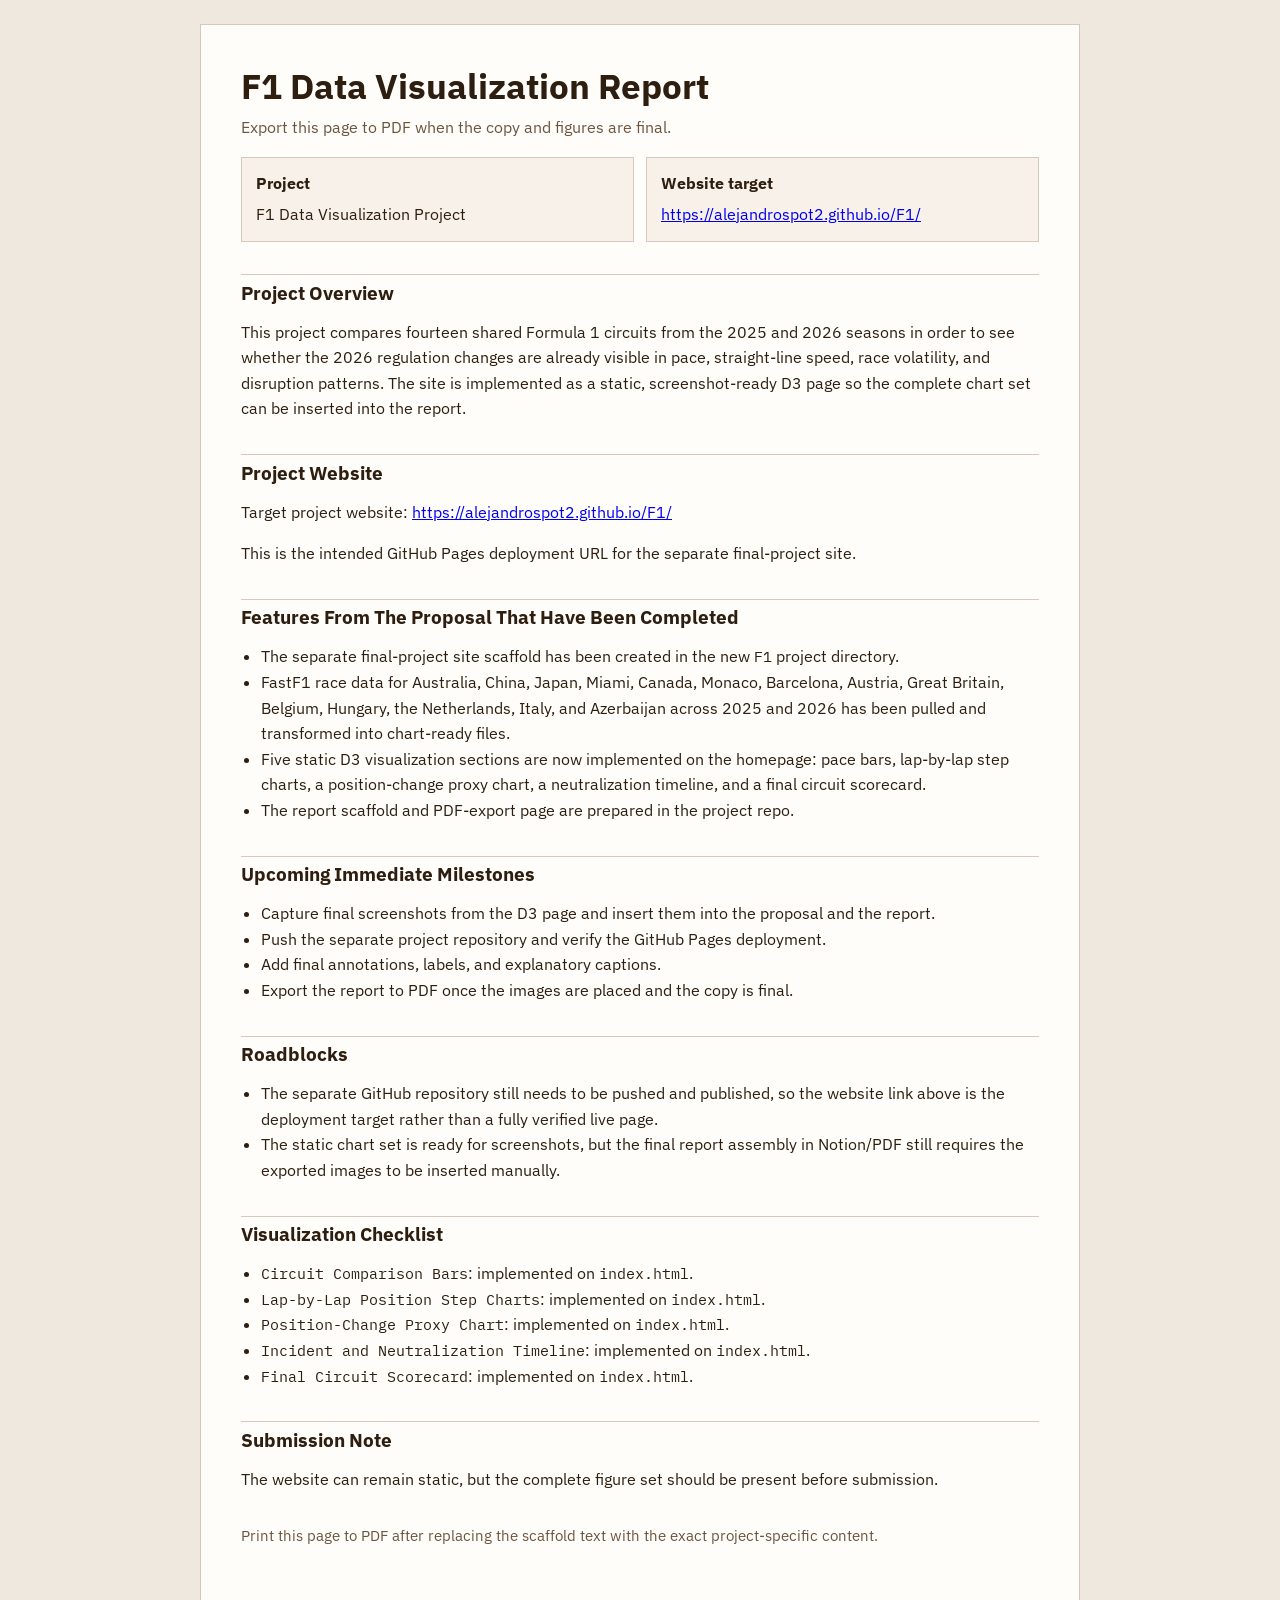
<file: docs/alpha-release-report.html>
<!DOCTYPE html>
<html lang="en">
<head>
    <meta charset="UTF-8">
    <meta name="viewport" content="width=device-width, initial-scale=1.0">
    <title>F1 Data Visualization Report</title>
    <style>
        @import url("https://fonts.googleapis.com/css2?family=IBM+Plex+Mono:wght@400;500&family=IBM+Plex+Sans:wght@400;500;600&display=swap");

        :root {
            --page: #fffdfa;
            --ink: #2d1e10;
            --muted: #6a553f;
            --rule: #d7c8bb;
            --accent: #8f4f18;
            --panel: #f7f1ea;
        }

        * {
            box-sizing: border-box;
        }

        body {
            margin: 0;
            background: #efe8df;
            color: var(--ink);
            font-family: "IBM Plex Sans", sans-serif;
            line-height: 1.6;
        }

        article {
            width: min(880px, calc(100% - 2rem));
            margin: 1.5rem auto;
            padding: 2.5rem;
            background: var(--page);
            border: 1px solid var(--rule);
        }

        h1,
        h2 {
            line-height: 1.2;
        }

        h1 {
            margin: 0 0 0.5rem;
            font-size: 2.2rem;
        }

        h2 {
            margin: 2rem 0 0.75rem;
            padding-top: 0.35rem;
            border-top: 1px solid var(--rule);
            font-size: 1.2rem;
        }

        p,
        li {
            font-size: 1rem;
        }

        .intro {
            margin: 0 0 1rem;
            color: var(--muted);
        }

        .callout {
            padding: 0.9rem 1rem;
            background: var(--panel);
            border: 1px solid var(--rule);
            margin: 1rem 0;
        }

        ul {
            padding-left: 1.25rem;
        }

        code {
            font-family: "IBM Plex Mono", monospace;
            font-size: 0.92em;
        }

        .meta {
            display: grid;
            grid-template-columns: repeat(2, minmax(0, 1fr));
            gap: 0.8rem;
            margin: 1rem 0 0;
        }

        .meta div {
            border: 1px solid var(--rule);
            padding: 0.85rem;
            background: var(--panel);
        }

        .meta strong {
            display: block;
            margin-bottom: 0.3rem;
        }

        .footer-note {
            margin-top: 2rem;
            color: var(--muted);
            font-size: 0.92rem;
        }

        @media print {
            body {
                background: #ffffff;
            }

            article {
                width: auto;
                margin: 0;
                border: 0;
                padding: 0;
            }
        }
    </style>
</head>
<body>
    <article>
        <h1>F1 Data Visualization Report</h1>
        <p class="intro">
            Export this page to PDF when the copy and figures are final.
        </p>

        <div class="meta">
            <div>
                <strong>Project</strong>
                F1 Data Visualization Project
            </div>
            <div>
                <strong>Website target</strong>
                <a href="https://alejandrospot2.github.io/F1/">https://alejandrospot2.github.io/F1/</a>
            </div>
        </div>

        <h2>Project Overview</h2>
        <p>
            This project compares fourteen shared Formula 1 circuits from the 2025 and 2026 seasons in order to see whether the 2026
            regulation changes are already visible in pace, straight-line speed, race volatility, and disruption patterns.
            The site is implemented as a static, screenshot-ready D3 page so the complete chart set can be
            inserted into the report.
        </p>

        <h2>Project Website</h2>
        <p>
            Target project website:
            <a href="https://alejandrospot2.github.io/F1/">https://alejandrospot2.github.io/F1/</a>
        </p>
        <p>This is the intended GitHub Pages deployment URL for the separate final-project site.</p>

        <h2>Features From The Proposal That Have Been Completed</h2>
        <ul>
            <li>The separate final-project site scaffold has been created in the new <code>F1</code> project directory.</li>
            <li>FastF1 race data for Australia, China, Japan, Miami, Canada, Monaco, Barcelona, Austria, Great Britain, Belgium, Hungary, the Netherlands, Italy, and Azerbaijan across 2025 and 2026 has been pulled and transformed into chart-ready files.</li>
            <li>Five static D3 visualization sections are now implemented on the homepage: pace bars, lap-by-lap step charts, a position-change proxy chart, a neutralization timeline, and a final circuit scorecard.</li>
            <li>The report scaffold and PDF-export page are prepared in the project repo.</li>
        </ul>

        <h2>Upcoming Immediate Milestones</h2>
        <ul>
            <li>Capture final screenshots from the D3 page and insert them into the proposal and the report.</li>
            <li>Push the separate project repository and verify the GitHub Pages deployment.</li>
            <li>Add final annotations, labels, and explanatory captions.</li>
            <li>Export the report to PDF once the images are placed and the copy is final.</li>
        </ul>

        <h2>Roadblocks</h2>
        <ul>
            <li>The separate GitHub repository still needs to be pushed and published, so the website link above is the deployment target rather than a fully verified live page.</li>
            <li>The static chart set is ready for screenshots, but the final report assembly in Notion/PDF still requires the exported images to be inserted manually.</li>
        </ul>

        <h2>Visualization Checklist</h2>
        <ul>
            <li><code>Circuit Comparison Bars</code>: implemented on <code>index.html</code>.</li>
            <li><code>Lap-by-Lap Position Step Charts</code>: implemented on <code>index.html</code>.</li>
            <li><code>Position-Change Proxy Chart</code>: implemented on <code>index.html</code>.</li>
            <li><code>Incident and Neutralization Timeline</code>: implemented on <code>index.html</code>.</li>
            <li><code>Final Circuit Scorecard</code>: implemented on <code>index.html</code>.</li>
        </ul>

        <h2>Submission Note</h2>
        <p>
            The website can remain static, but the complete figure set should be present before submission.
        </p>

        <p class="footer-note">
            Print this page to PDF after replacing the scaffold text with the exact project-specific content.
        </p>
    </article>
</body>
</html>
</file>
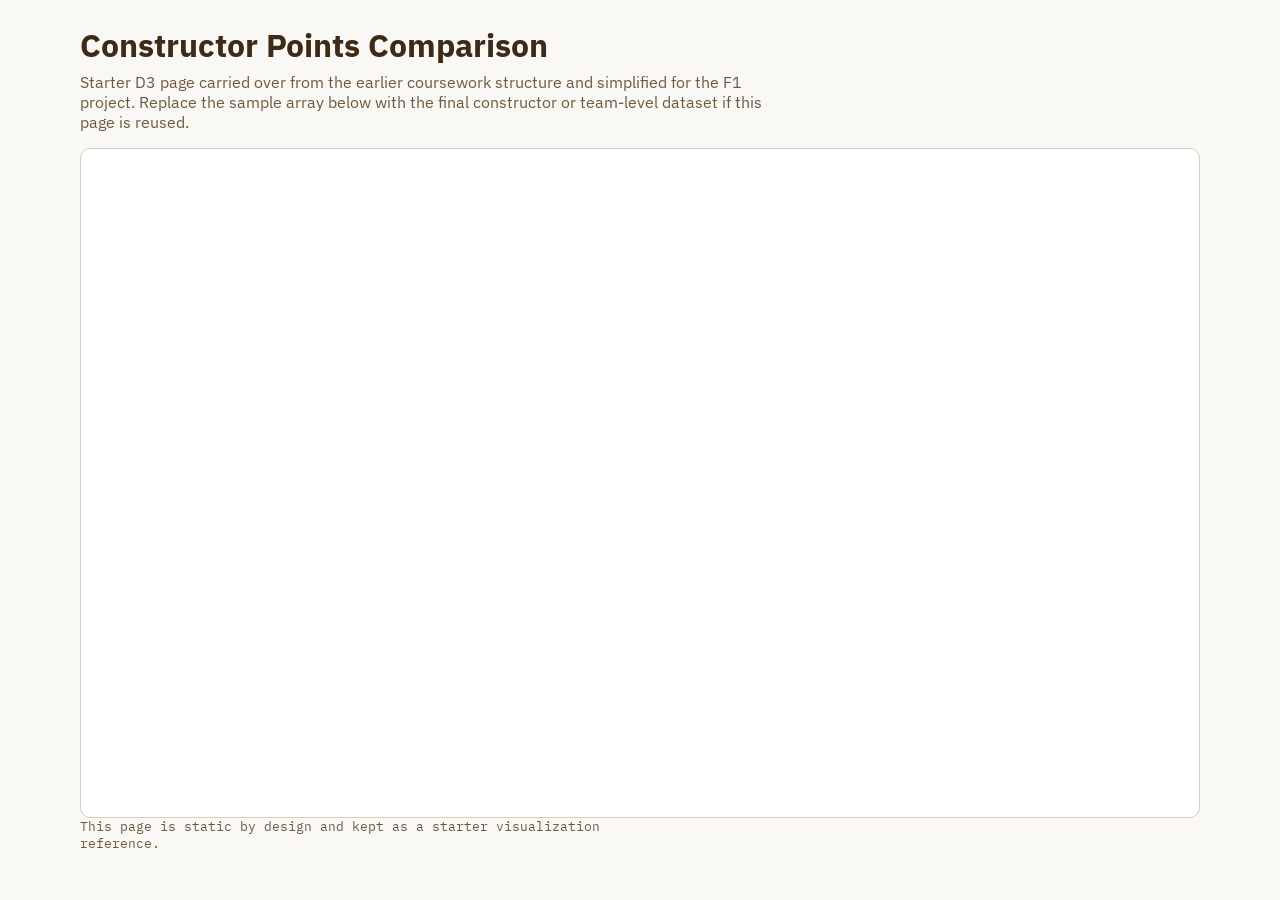
<file: visualizations/d3/constructor-points.html>
<!DOCTYPE html>
<html lang="en">
<head>
    <meta charset="UTF-8">
    <meta name="viewport" content="width=device-width, initial-scale=1.0">
    <title>Constructor Points Template</title>
    <script src="https://d3js.org/d3.v7.min.js"></script>
    <style>
        @import url("https://fonts.googleapis.com/css2?family=IBM+Plex+Mono:wght@400;500&family=IBM+Plex+Sans:wght@400;500;600&display=swap");

        :root {
            --bg: #faf8f5;
            --surface: #ffffff;
            --text: #3d2a17;
            --text-soft: #6f5840;
            --primary: #8f4f18;
            --border: #d9cabc;
            --grid: #eadfd4;
        }

        body {
            margin: 0;
            background: var(--bg);
            color: var(--text);
            font-family: "IBM Plex Sans", sans-serif;
        }

        main {
            width: min(1120px, calc(100% - 2rem));
            margin: 0 auto;
            padding: 1.5rem 0 2rem;
        }

        h1 {
            margin: 0 0 0.35rem;
            font-size: 2rem;
        }

        p {
            margin: 0 0 1rem;
            color: var(--text-soft);
            max-width: 72ch;
        }

        .frame {
            background: var(--surface);
            border: 1px solid var(--border);
            border-radius: 10px;
            padding: 1rem;
        }

        svg {
            width: 100%;
            height: auto;
            display: block;
        }

        .axis text,
        .axis path,
        .axis line {
            color: var(--text-soft);
            stroke: currentColor;
            font-family: "IBM Plex Sans", sans-serif;
        }

        .legend {
            display: flex;
            gap: 1rem;
            flex-wrap: wrap;
            margin-top: 0.8rem;
            color: var(--text-soft);
            font-size: 0.92rem;
        }

        .legend span {
            display: inline-flex;
            align-items: center;
            gap: 0.45rem;
        }

        .swatch {
            width: 14px;
            height: 14px;
            border: 1px solid rgba(61, 42, 23, 0.16);
            border-radius: 4px;
            display: inline-block;
        }

        .chart-mark {
            cursor: help;
        }

        .chart-tooltip {
            position: absolute;
            z-index: 10;
            pointer-events: none;
            max-width: 240px;
            padding: 0.55rem 0.65rem;
            border: 1px solid var(--border);
            border-radius: 6px;
            background: var(--surface);
            color: var(--text);
            box-shadow: 0 2px 8px rgba(61, 42, 23, 0.12);
            font-size: 0.82rem;
            line-height: 1.35;
            opacity: 0;
            transition: opacity 120ms ease;
        }

        .chart-tooltip strong {
            display: block;
            margin-bottom: 0.3rem;
            font-size: 0.86rem;
        }

        .chart-tooltip span {
            display: flex;
            justify-content: space-between;
            gap: 1rem;
        }

        .chart-tooltip b {
            color: var(--text-soft);
            font-weight: 500;
        }

        .note {
            font-family: "IBM Plex Mono", monospace;
            font-size: 0.82rem;
        }
    </style>
</head>
<body>
    <main>
        <h1>Constructor Points Comparison</h1>
        <p>
            Starter D3 page carried over from the earlier coursework structure and simplified for the F1 project.
            Replace the sample array below with the final constructor or team-level dataset if this page is reused.
        </p>
        <div class="frame">
            <svg id="chart" viewBox="0 0 1080 620" aria-labelledby="chart-title"></svg>
            <div class="legend" id="legend"></div>
        </div>
        <p class="note">This page is static by design and kept as a starter visualization reference.</p>
    </main>

    <script>
        const sampleData = [
            { team: "McLaren", points: 188, color: "#FF8000" },
            { team: "Ferrari", points: 176, color: "#E80020" },
            { team: "Red Bull", points: 161, color: "#3671C6" },
            { team: "Mercedes", points: 142, color: "#27F4D2" },
            { team: "Aston Martin", points: 74, color: "#2D826D" },
            { team: "Williams", points: 48, color: "#64C4FF" }
        ];

        const svg = d3.select("#chart");
        const tooltip = d3.select("body")
            .append("div")
            .attr("class", "chart-tooltip")
            .attr("role", "tooltip")
            .attr("aria-hidden", "true");
        const width = 1080;
        const height = 620;
        const margin = { top: 30, right: 40, bottom: 90, left: 80 };
        const innerWidth = width - margin.left - margin.right;
        const innerHeight = height - margin.top - margin.bottom;

        const root = svg.append("g")
            .attr("transform", `translate(${margin.left},${margin.top})`);

        const x = d3.scaleBand()
            .domain(sampleData.map((d) => d.team))
            .range([0, innerWidth])
            .padding(0.2);

        const y = d3.scaleLinear()
            .domain([0, d3.max(sampleData, (d) => d.points)]).nice()
            .range([innerHeight, 0]);

        function escapeHtml(value) {
            return String(value)
                .replace(/&/g, "&amp;")
                .replace(/</g, "&lt;")
                .replace(/>/g, "&gt;")
                .replace(/"/g, "&quot;")
                .replace(/'/g, "&#39;");
        }

        function tooltipMarkup(title, rows) {
            const details = rows
                .map(([label, value]) => `<span><b>${escapeHtml(label)}</b>${escapeHtml(value)}</span>`)
                .join("");
            return `<strong>${escapeHtml(title)}</strong>${details}`;
        }

        function moveTooltip(event) {
            let anchorX = event.pageX;
            let anchorY = event.pageY;

            if ((!anchorX || !anchorY) && event.currentTarget) {
                const rect = event.currentTarget.getBoundingClientRect();
                anchorX = window.scrollX + rect.left + rect.width / 2;
                anchorY = window.scrollY + rect.top + rect.height / 2;
            }

            const offset = 14;
            const tooltipRect = tooltip.node().getBoundingClientRect();
            const viewportRight = window.scrollX + document.documentElement.clientWidth - tooltipRect.width - 8;
            const viewportBottom = window.scrollY + document.documentElement.clientHeight - tooltipRect.height - 8;
            const left = Math.max(window.scrollX + 8, Math.min(anchorX + offset, viewportRight));
            const top = Math.max(window.scrollY + 8, Math.min(anchorY + offset, viewportBottom));

            tooltip.style("left", `${left}px`).style("top", `${top}px`);
        }

        function showTooltip(event, html) {
            tooltip
                .html(html)
                .attr("aria-hidden", "false")
                .style("opacity", 1);
            moveTooltip(event);
        }

        function hideTooltip() {
            tooltip
                .attr("aria-hidden", "true")
                .style("opacity", 0);
        }

        function attachTooltip(selection, content) {
            selection
                .attr("tabindex", 0)
                .on("mouseenter focus", (event, d) => showTooltip(event, content(d)))
                .on("mousemove", moveTooltip)
                .on("mouseleave blur", hideTooltip);
        }

        root.append("g")
            .selectAll("line")
            .data(y.ticks(6))
            .enter()
            .append("line")
            .attr("x1", 0)
            .attr("x2", innerWidth)
            .attr("y1", (d) => y(d))
            .attr("y2", (d) => y(d))
            .attr("stroke", "#eadfd4");

        const bars = root.append("g")
            .selectAll("rect")
            .data(sampleData)
            .enter()
            .append("rect")
            .attr("class", "chart-mark")
            .attr("x", (d) => x(d.team))
            .attr("y", (d) => y(d.points))
            .attr("width", x.bandwidth())
            .attr("height", (d) => innerHeight - y(d.points))
            .attr("fill", (d) => d.color);

        attachTooltip(bars, (d) => tooltipMarkup(d.team, [
            ["Points", d.points]
        ]));

        root.append("g")
            .attr("class", "axis")
            .attr("transform", `translate(0,${innerHeight})`)
            .call(d3.axisBottom(x))
            .selectAll("text")
            .attr("transform", "rotate(-25)")
            .style("text-anchor", "end");

        root.append("g")
            .attr("class", "axis")
            .call(d3.axisLeft(y).ticks(6));

        root.append("text")
            .attr("x", 0)
            .attr("y", -8)
            .attr("font-size", 14)
            .attr("font-weight", 600)
            .text("Sample constructor points");

        root.append("text")
            .attr("x", 0)
            .attr("y", innerHeight + 64)
            .attr("font-size", 12)
            .attr("fill", "#6f5840")
            .text("Replace sample values with final data before exporting the chart.");

        root.selectAll(".value-label")
            .data(sampleData)
            .enter()
            .append("text")
            .attr("x", (d) => x(d.team) + x.bandwidth() / 2)
            .attr("y", (d) => y(d.points) - 8)
            .attr("text-anchor", "middle")
            .attr("font-size", 12)
            .text((d) => d.points);

        const legend = d3.select("#legend");
        sampleData.forEach((team) => {
            const item = legend.append("span");
            item.append("span")
                .attr("class", "swatch")
                .style("background", team.color);
            item.append("span").text(team.team);
        });
    </script>
</body>
</html>
</file>
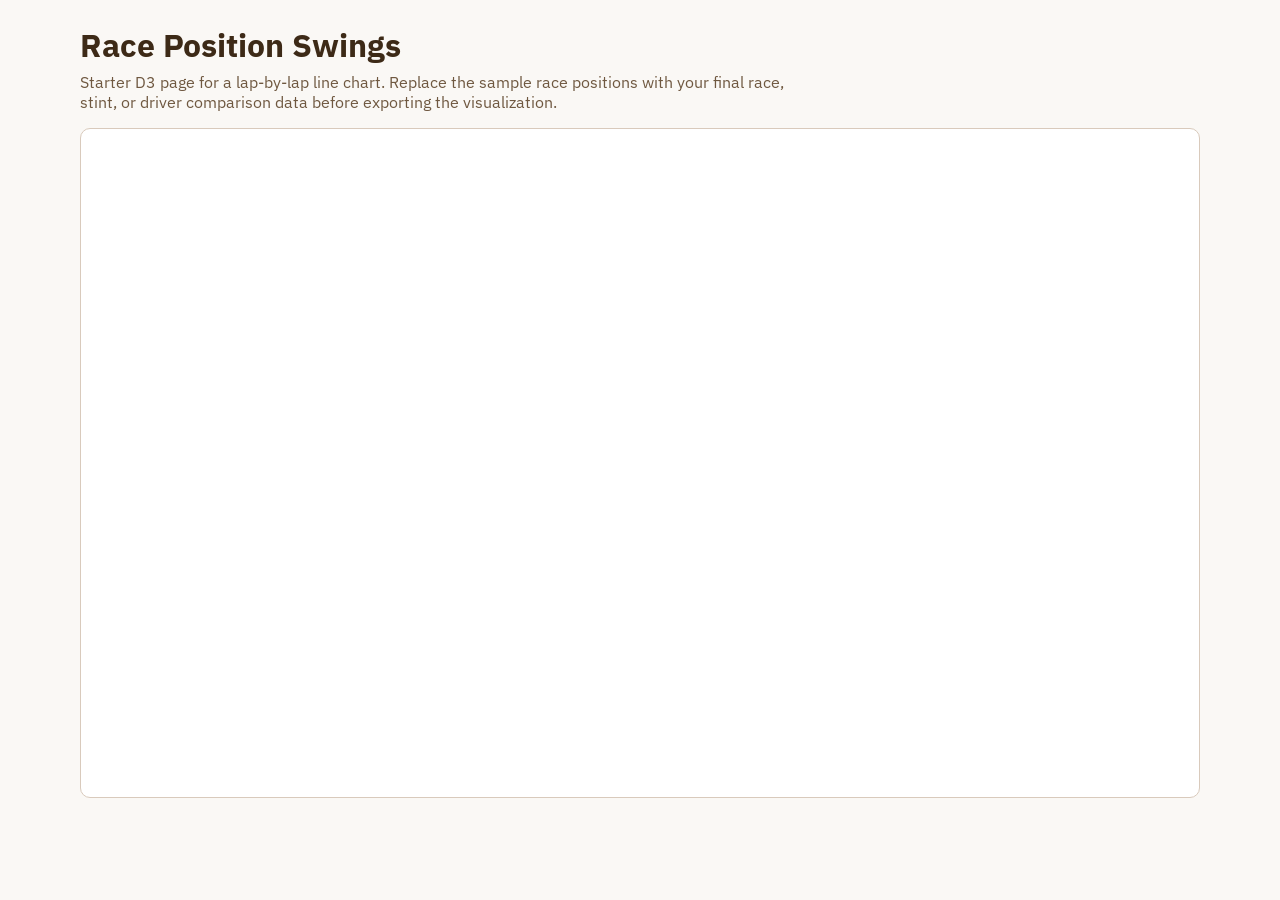
<file: visualizations/d3/race-position-swings.html>
<!DOCTYPE html>
<html lang="en">
<head>
    <meta charset="UTF-8">
    <meta name="viewport" content="width=device-width, initial-scale=1.0">
    <title>Race Position Swings Template</title>
    <script src="https://d3js.org/d3.v7.min.js"></script>
    <style>
        @import url("https://fonts.googleapis.com/css2?family=IBM+Plex+Mono:wght@400;500&family=IBM+Plex+Sans:wght@400;500;600&display=swap");

        :root {
            --bg: #faf8f5;
            --surface: #ffffff;
            --text: #3d2a17;
            --text-soft: #6f5840;
            --border: #d9cabc;
            --grid: #eadfd4;
        }

        body {
            margin: 0;
            background: var(--bg);
            color: var(--text);
            font-family: "IBM Plex Sans", sans-serif;
        }

        main {
            width: min(1120px, calc(100% - 2rem));
            margin: 0 auto;
            padding: 1.5rem 0 2rem;
        }

        h1 {
            margin: 0 0 0.35rem;
            font-size: 2rem;
        }

        p {
            margin: 0 0 1rem;
            color: var(--text-soft);
            max-width: 72ch;
        }

        .frame {
            background: var(--surface);
            border: 1px solid var(--border);
            border-radius: 10px;
            padding: 1rem;
        }

        svg {
            width: 100%;
            height: auto;
            display: block;
        }

        .axis text,
        .axis path,
        .axis line {
            color: var(--text-soft);
            stroke: currentColor;
            font-family: "IBM Plex Sans", sans-serif;
        }

        .legend {
            display: flex;
            gap: 1rem;
            flex-wrap: wrap;
            margin-top: 0.8rem;
            color: var(--text-soft);
            font-size: 0.92rem;
        }

        .legend span {
            display: inline-flex;
            align-items: center;
            gap: 0.45rem;
        }

        .swatch {
            width: 14px;
            height: 14px;
            border: 1px solid rgba(61, 42, 23, 0.16);
            border-radius: 4px;
            display: inline-block;
        }

        .chart-hitline,
        .chart-mark {
            cursor: help;
        }

        .chart-tooltip {
            position: absolute;
            z-index: 10;
            pointer-events: none;
            max-width: 240px;
            padding: 0.55rem 0.65rem;
            border: 1px solid var(--border);
            border-radius: 6px;
            background: var(--surface);
            color: var(--text);
            box-shadow: 0 2px 8px rgba(61, 42, 23, 0.12);
            font-size: 0.82rem;
            line-height: 1.35;
            opacity: 0;
            transition: opacity 120ms ease;
        }

        .chart-tooltip strong {
            display: block;
            margin-bottom: 0.3rem;
            font-size: 0.86rem;
        }

        .chart-tooltip span {
            display: flex;
            justify-content: space-between;
            gap: 1rem;
        }

        .chart-tooltip b {
            color: var(--text-soft);
            font-weight: 500;
        }
    </style>
</head>
<body>
    <main>
        <h1>Race Position Swings</h1>
        <p>
            Starter D3 page for a lap-by-lap line chart. Replace the sample race positions with your final race,
            stint, or driver comparison data before exporting the visualization.
        </p>
        <div class="frame">
            <svg id="chart" viewBox="0 0 1080 620" aria-labelledby="chart-title"></svg>
            <div class="legend" id="legend"></div>
        </div>
    </main>

    <script>
        const sampleSeries = [
            {
                driver: "Norris",
                color: "#8f4f18",
                values: [
                    { lap: 1, position: 4 },
                    { lap: 10, position: 3 },
                    { lap: 20, position: 2 },
                    { lap: 30, position: 2 },
                    { lap: 40, position: 1 },
                    { lap: 50, position: 1 }
                ]
            },
            {
                driver: "Leclerc",
                color: "#b35d2c",
                values: [
                    { lap: 1, position: 2 },
                    { lap: 10, position: 2 },
                    { lap: 20, position: 3 },
                    { lap: 30, position: 3 },
                    { lap: 40, position: 2 },
                    { lap: 50, position: 2 }
                ]
            },
            {
                driver: "Verstappen",
                color: "#2f6f63",
                values: [
                    { lap: 1, position: 1 },
                    { lap: 10, position: 1 },
                    { lap: 20, position: 1 },
                    { lap: 30, position: 4 },
                    { lap: 40, position: 4 },
                    { lap: 50, position: 3 }
                ]
            }
        ];

        const flat = sampleSeries.flatMap((series) => series.values);
        const svg = d3.select("#chart");
        const tooltip = d3.select("body")
            .append("div")
            .attr("class", "chart-tooltip")
            .attr("role", "tooltip")
            .attr("aria-hidden", "true");
        const width = 1080;
        const height = 620;
        const margin = { top: 30, right: 30, bottom: 60, left: 80 };
        const innerWidth = width - margin.left - margin.right;
        const innerHeight = height - margin.top - margin.bottom;

        const root = svg.append("g")
            .attr("transform", `translate(${margin.left},${margin.top})`);

        const x = d3.scaleLinear()
            .domain(d3.extent(flat, (d) => d.lap))
            .range([0, innerWidth]);

        const y = d3.scaleLinear()
            .domain([d3.max(flat, (d) => d.position), 1])
            .range([innerHeight, 0]);

        root.append("g")
            .selectAll("line")
            .data(y.ticks(5))
            .enter()
            .append("line")
            .attr("x1", 0)
            .attr("x2", innerWidth)
            .attr("y1", (d) => y(d))
            .attr("y2", (d) => y(d))
            .attr("stroke", "#eadfd4");

        root.append("g")
            .attr("class", "axis")
            .attr("transform", `translate(0,${innerHeight})`)
            .call(d3.axisBottom(x).ticks(6).tickFormat(d3.format("d")));

        root.append("g")
            .attr("class", "axis")
            .call(d3.axisLeft(y).ticks(5).tickFormat(d3.format("d")));

        const line = d3.line()
            .x((d) => x(d.lap))
            .y((d) => y(d.position))
            .curve(d3.curveMonotoneX);

        function escapeHtml(value) {
            return String(value)
                .replace(/&/g, "&amp;")
                .replace(/</g, "&lt;")
                .replace(/>/g, "&gt;")
                .replace(/"/g, "&quot;")
                .replace(/'/g, "&#39;");
        }

        function tooltipMarkup(title, rows) {
            const details = rows
                .map(([label, value]) => `<span><b>${escapeHtml(label)}</b>${escapeHtml(value)}</span>`)
                .join("");
            return `<strong>${escapeHtml(title)}</strong>${details}`;
        }

        function moveTooltip(event) {
            let anchorX = event.pageX;
            let anchorY = event.pageY;

            if ((!anchorX || !anchorY) && event.currentTarget) {
                const rect = event.currentTarget.getBoundingClientRect();
                anchorX = window.scrollX + rect.left + rect.width / 2;
                anchorY = window.scrollY + rect.top + rect.height / 2;
            }

            const offset = 14;
            const tooltipRect = tooltip.node().getBoundingClientRect();
            const viewportRight = window.scrollX + document.documentElement.clientWidth - tooltipRect.width - 8;
            const viewportBottom = window.scrollY + document.documentElement.clientHeight - tooltipRect.height - 8;
            const left = Math.max(window.scrollX + 8, Math.min(anchorX + offset, viewportRight));
            const top = Math.max(window.scrollY + 8, Math.min(anchorY + offset, viewportBottom));

            tooltip.style("left", `${left}px`).style("top", `${top}px`);
        }

        function showTooltip(event, html) {
            tooltip
                .html(html)
                .attr("aria-hidden", "false")
                .style("opacity", 1);
            moveTooltip(event);
        }

        function hideTooltip() {
            tooltip
                .attr("aria-hidden", "true")
                .style("opacity", 0);
        }

        function attachTooltip(selection, content) {
            selection
                .attr("tabindex", 0)
                .on("mouseenter focus", (event, d) => showTooltip(event, content(d)))
                .on("mousemove", moveTooltip)
                .on("mouseleave blur", hideTooltip);
        }

        sampleSeries.forEach((series) => {
            root.append("path")
                .datum(series.values)
                .attr("fill", "none")
                .attr("stroke", series.color)
                .attr("stroke-width", 3)
                .attr("d", line);

            const hitline = root.append("path")
                .datum(series)
                .attr("class", "chart-hitline")
                .attr("fill", "none")
                .attr("stroke", "transparent")
                .attr("stroke-width", 12)
                .attr("d", (d) => line(d.values));

            attachTooltip(hitline, (d) => {
                const first = d.values[0];
                const last = d.values[d.values.length - 1];
                return tooltipMarkup(d.driver, [
                    ["First lap", `P${first.position}`],
                    ["Final lap", `P${last.position}`],
                    ["Laps shown", d.values.length]
                ]);
            });

            const points = root.selectAll(`circle-${series.driver}`)
                .data(series.values)
                .enter()
                .append("circle")
                .attr("class", "chart-mark")
                .attr("cx", (d) => x(d.lap))
                .attr("cy", (d) => y(d.position))
                .attr("r", 4)
                .attr("fill", series.color);

            attachTooltip(points, (d) => tooltipMarkup(series.driver, [
                ["Lap", d.lap],
                ["Position", d.position]
            ]));
        });

        root.append("text")
            .attr("x", 0)
            .attr("y", -8)
            .attr("font-size", 14)
            .attr("font-weight", 600)
            .text("Sample race positions by lap");

        root.append("text")
            .attr("x", innerWidth / 2)
            .attr("y", innerHeight + 45)
            .attr("text-anchor", "middle")
            .attr("font-size", 12)
            .text("Lap number");

        root.append("text")
            .attr("transform", "rotate(-90)")
            .attr("x", -innerHeight / 2)
            .attr("y", -55)
            .attr("text-anchor", "middle")
            .attr("font-size", 12)
            .text("Position");

        const legend = d3.select("#legend");
        sampleSeries.forEach((series) => {
            const item = legend.append("span");
            item.append("span")
                .attr("class", "swatch")
                .style("background", series.color);
            item.append("span").text(series.driver);
        });
    </script>
</body>
</html>
</file>
